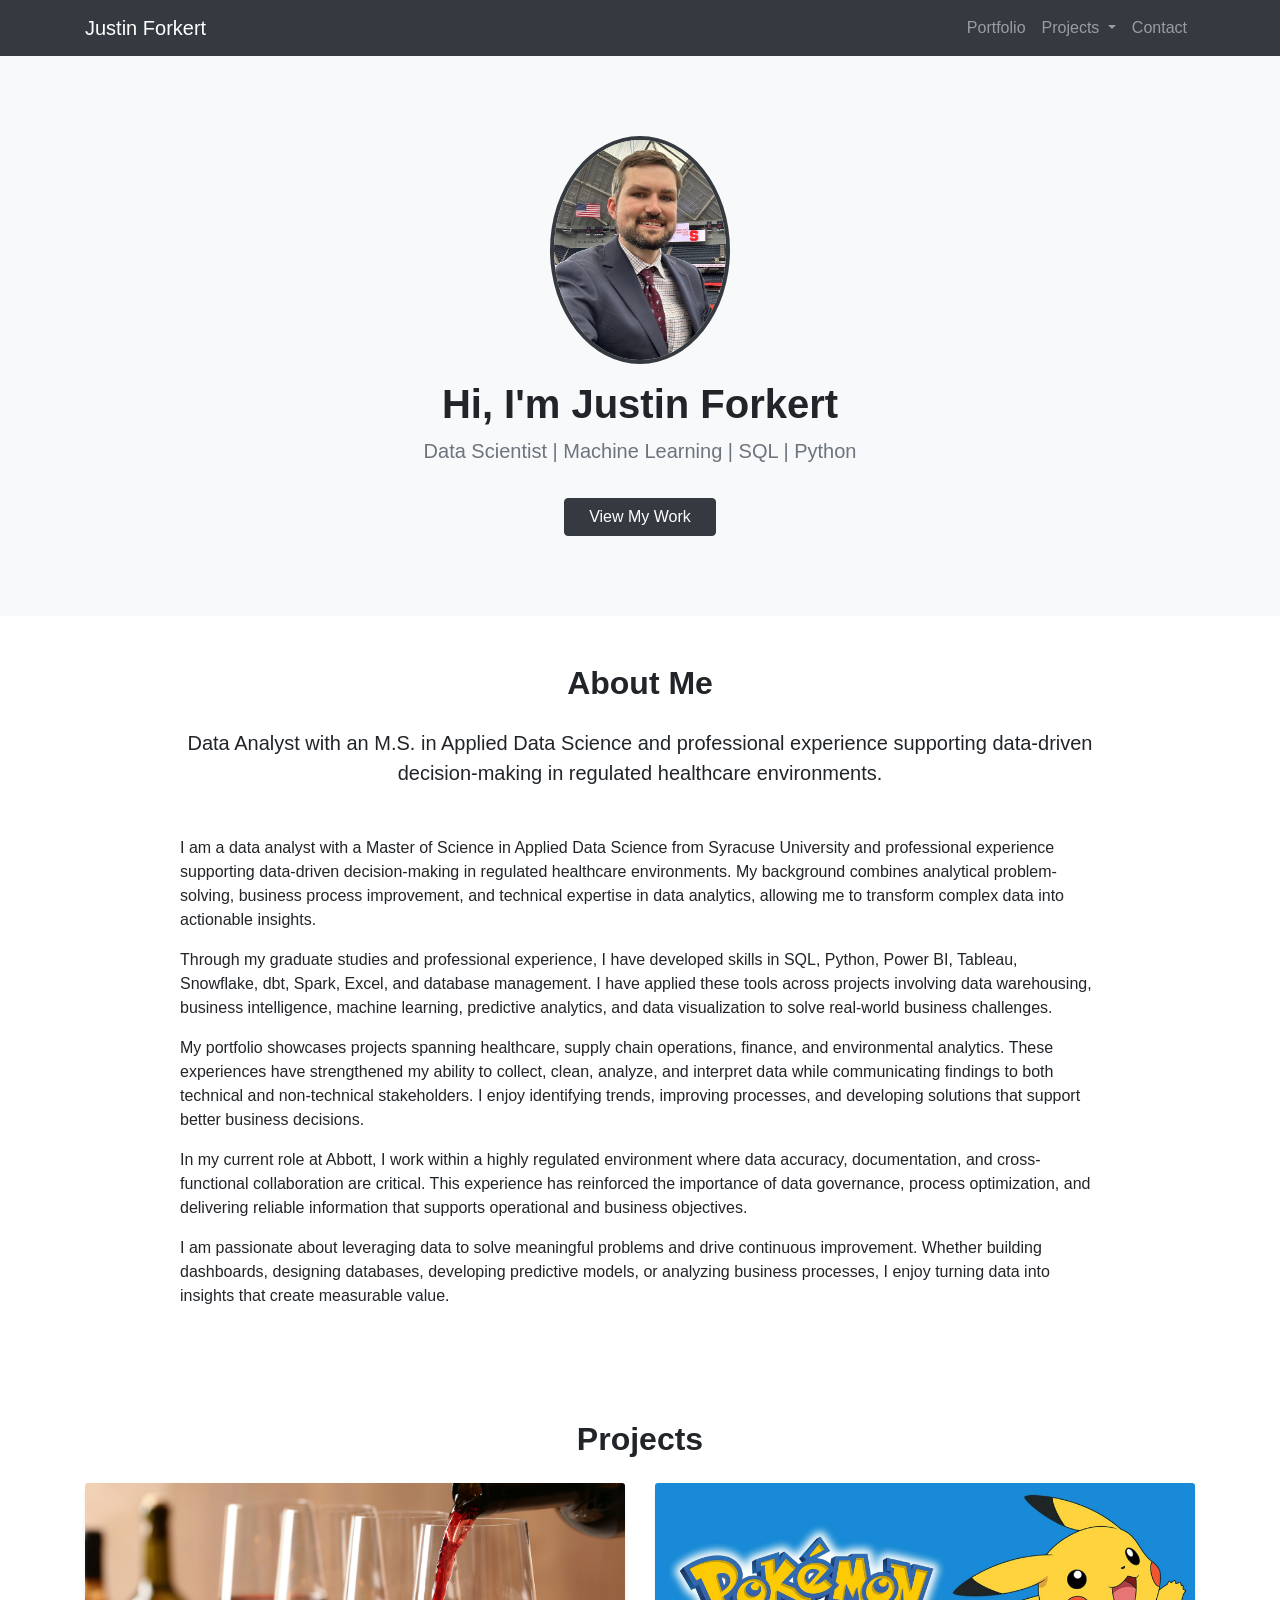
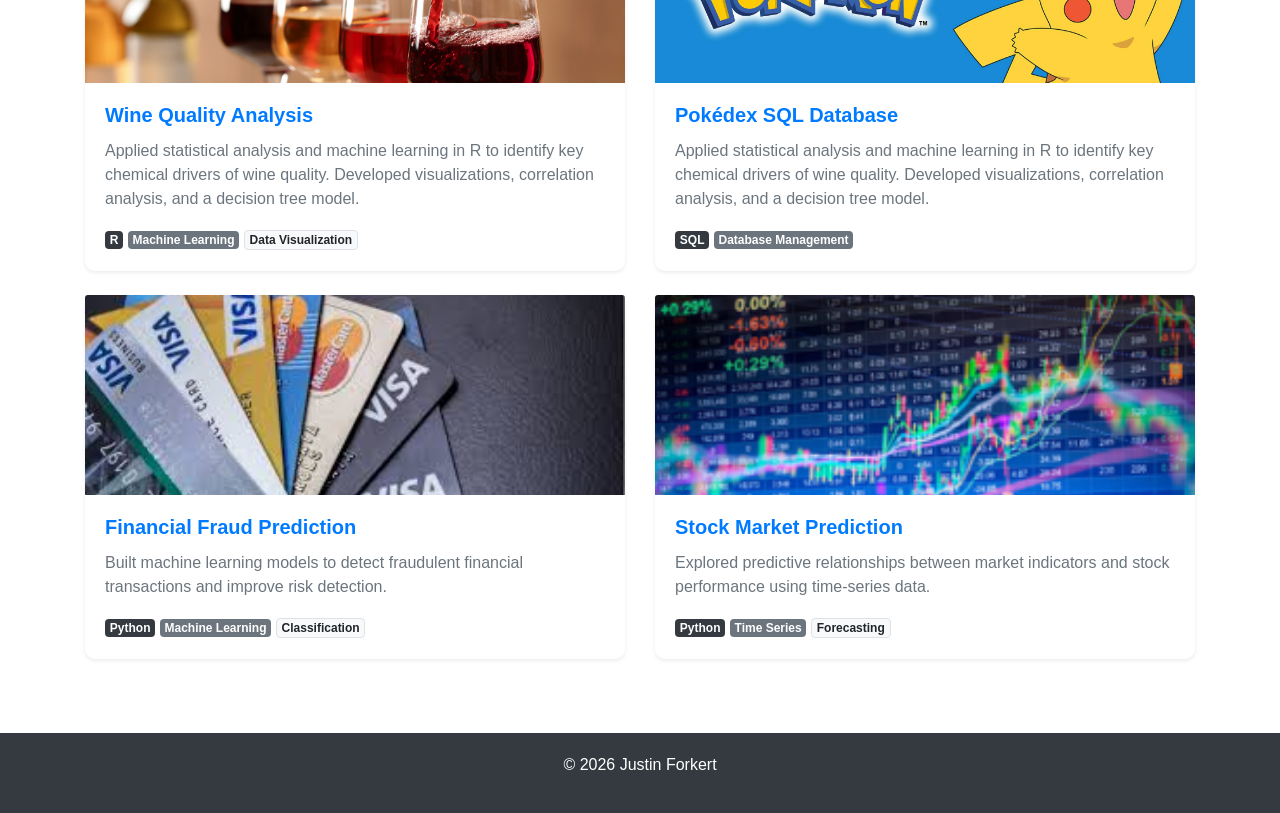
<file: index.html>
<!DOCTYPE html>
<html lang="en">
<head>
    <meta charset="UTF-8">
    <meta name="viewport" content="width=device-width, initial-scale=1">
    <title>Justin Forkert | Data Scientist</title>

    <link rel="stylesheet" href="https://stackpath.bootstrapcdn.com/bootstrap/4.3.1/css/bootstrap.min.css">

    <style>
        body {
            font-family: Arial, sans-serif;
        }

       .hero {
    padding: 80px 0;
    background: #f8f9fa;
}

.profile-img {
    max-width: 180px;
    border-radius: 50%;
    border: 4px solid #343a40;
}

.section-title {
    font-weight: bold;
    margin-bottom: 25px;
}

.card {
    border: none;
    border-radius: 10px;
}

.card:hover {
    transform: translateY(-5px);
}

.card-img-top {
    height: 200px;
    object-fit: cover;
}
        footer {
            margin-top: 50px;
            padding: 20px 0;
            background-color: #343a40;
            color: white;
            text-align: center;
        }
    </style>
</head>

<body>
 <!-- MATCHED NAVBAR -->
    <nav class="navbar navbar-expand-lg navbar-dark bg-dark">
        <div class="container">

            <a class="navbar-brand" href="index.html">Justin Forkert</a>

            <button class="navbar-toggler" type="button" data-toggle="collapse" data-target="#mainNavbar" aria-controls="mainNavbar" aria-expanded="false" aria-label="Toggle navigation">
                <span class="navbar-toggler-icon"></span>
            </button>

            <div class="collapse navbar-collapse" id="mainNavbar">

                <ul class="navbar-nav ml-auto">

                    <li class="nav-item">
                        <a class="nav-link" href="index.html">Portfolio</a>
                    </li>

                    <li class="nav-item dropdown">
                        <a class="nav-link dropdown-toggle" href="#" data-toggle="dropdown">
                            Projects
                        </a>

                        <div class="dropdown-menu">
                            <a class="dropdown-item" href="Winedescription.html">Wine Quality Analysis</a>
                            <a class="dropdown-item" href="PokemonDescription.html">Pokedex SQL Database</a>
                            <a class="dropdown-item" href="CreditFraud.html">Financial Fraud Prediction</a>
                            <a class="dropdown-item" href="Stock_Market_Pred.html">Stock Market Prediction</a>
                            <a class="dropdown-item" href="BioMass.html">Biomass Prediction (SQL Database)</a>
                            <a class="dropdown-item" href="Hospital_Readmission_Prevention.html">Hospital Readmission Prevention</a>
                        </div>
                    </li>


                    <li class="nav-item">
                        <a class="nav-link" href="mailto:jforkert2010@gmail.com">Contact</a>
                    </li>

                </ul>

            </div>
        </div>
    </nav>
<!-- HERO -->
<section class="hero text-center bg-light">
    <div class="container">
        <img src="Head-Shot.png" alt="Justin Forkert" class="profile-img mb-3">
        <h1 class="font-weight-bold">Hi, I'm Justin Forkert</h1>
        <p class="lead text-muted">Data Scientist | Machine Learning | SQL | Python</p>
          <a href="#projects" class="btn btn-dark mt-3 px-4">View My Work</a>
    </div>
</section>

<!-- ABOUT ME -->
<section id="about" class="py-5">
    <div class="container">

        <div class="row justify-content-center">
            <div class="col-lg-10">
                 <h2 class="section-title text-center">About Me</h2>
                <p class="lead text-center mb-5">
                    Data Analyst with an M.S. in Applied Data Science and professional experience
                    supporting data-driven decision-making in regulated healthcare environments.
                </p>

                <p>
                    I am a data analyst with a Master of Science in Applied Data Science from
                    Syracuse University and professional experience supporting data-driven
                    decision-making in regulated healthcare environments. My background combines
                    analytical problem-solving, business process improvement, and technical
                    expertise in data analytics, allowing me to transform complex data into
                    actionable insights.
                </p>

                <p>
                    Through my graduate studies and professional experience, I have developed
                    skills in SQL, Python, Power BI, Tableau, Snowflake, dbt, Spark, Excel,
                    and database management. I have applied these tools across projects
                    involving data warehousing, business intelligence, machine learning,
                    predictive analytics, and data visualization to solve real-world business
                    challenges.
                </p>

                <p>
                    My portfolio showcases projects spanning healthcare, supply chain
                    operations, finance, and environmental analytics. These experiences have
                    strengthened my ability to collect, clean, analyze, and interpret data
                    while communicating findings to both technical and non-technical
                    stakeholders. I enjoy identifying trends, improving processes, and
                    developing solutions that support better business decisions.
                </p>

                <p>
                    In my current role at Abbott, I work within a highly regulated environment
                    where data accuracy, documentation, and cross-functional collaboration are
                    critical. This experience has reinforced the importance of data governance,
                    process optimization, and delivering reliable information that supports
                    operational and business objectives.
                </p>

                <p>
                    I am passionate about leveraging data to solve meaningful problems and drive
                    continuous improvement. Whether building dashboards, designing databases,
                    developing predictive models, or analyzing business processes, I enjoy
                    turning data into insights that create measurable value.
                </p>

            </div>
        </div>

    </div>
</section>
    
<!-- PROJECTS -->
<section id="projects" class="container mt-5">
    <h2 class="section-title text-center">Projects</h2>

    <div class="row">

        <!-- Winn PROJECT CARD -->
     <div class="col-md-6 mb-4">
    <div class="card h-100 shadow-sm border-0 project-card">

        <img src="Wine_sampling.webp" class="card-img-top" alt="Wine Quality Analysis">

        <div class="card-body d-flex flex-column">

            <h5 class="card-title font-weight-bold">
                <a href="Winedescription.html" class="project-link">
                    Wine Quality Analysis
                </a>
            </h5>

            <p class="card-text text-muted">
                Applied statistical analysis and machine learning in R to identify key chemical drivers of wine quality.
                Developed visualizations, correlation analysis, and a decision tree model.
            </p>

            <!-- SKILLS TAGS -->
            <div class="mt-auto">
                <span class="badge badge-dark">R</span>
                <span class="badge badge-secondary">Machine Learning</span>
                <span class="badge badge-light border">Data Visualization</span>
            </div>

        </div>
    </div>
</div>

        <!--Pokemon PROJECT CARD -->
     <div class="col-md-6 mb-4">
    <div class="card h-100 shadow-sm border-0 project-card">

        <img src="Pokemon2.jpg" class="card-img-top" alt="Pokédex SQL Database">

        <div class="card-body d-flex flex-column">

            <h5 class="card-title font-weight-bold">
                <a href="PokemonDescription.html" class="project-link">
                    Pokédex SQL Database
                </a>
            </h5>

            <p class="card-text text-muted">
                Applied statistical analysis and machine learning in R to identify key chemical drivers of wine quality.
                Developed visualizations, correlation analysis, and a decision tree model.
            </p>

            <!-- SKILLS TAGS -->
            <div class="mt-auto">
                <span class="badge badge-dark">SQL</span>
                <span class="badge badge-secondary">Database Management</span>
            </div>

        </div>
    </div>
</div>

<!-- PROJECT 3 -->
<div class="col-md-6 mb-4">
    <div class="card h-100 shadow-sm border-0 project-card">

        <img src="CreditCards.jpg" class="card-img-top" alt="Financial Fraud Prediction">

        <div class="card-body d-flex flex-column">

            <h5 class="card-title font-weight-bold">
                <a href="CreditFraud.html" class="project-link">
                    Financial Fraud Prediction
                </a>
            </h5>

            <p class="card-text text-muted">
                Built machine learning models to detect fraudulent financial transactions and improve risk detection.
            </p>

            <div class="mt-auto">
                <span class="badge badge-dark">Python</span>
                <span class="badge badge-secondary">Machine Learning</span>
                <span class="badge badge-light border">Classification</span>
            </div>

        </div>
    </div>
</div>

        <!--Stock PROJECT CARD -->
    <div class="col-md-6 mb-4">
    <div class="card h-100 shadow-sm border-0 project-card">

        <img src="stockmarket.png" class="card-img-top" alt="Stock Market Prediction">

        <div class="card-body d-flex flex-column">

            <h5 class="card-title font-weight-bold">
                <a href="Stock_Market_Pred.html" class="project-link">
                    Stock Market Prediction
                </a>
            </h5>

            <p class="card-text text-muted">
                Explored predictive relationships between market indicators and stock performance using time-series data.
            </p>

            <div class="mt-auto">
                <span class="badge badge-dark">Python</span>
                <span class="badge badge-secondary">Time Series</span>
                <span class="badge badge-light border">Forecasting</span>
            </div>

        </div>
    </div>
</div>

</section>
 <!-- FOOTER -->
    <footer>
        <p>© 2026 Justin Forkert</p>
    </footer>

    <script src="https://code.jquery.com/jquery-3.3.1.slim.min.js"></script>
    <script src="https://cdnjs.cloudflare.com/ajax/libs/popper.js/1.14.7/umd/popper.min.js"></script>
    <script src="https://stackpath.bootstrapcdn.com/bootstrap/4.3.1/js/bootstrap.min.js"></script>

</body>
</html>
</file>
